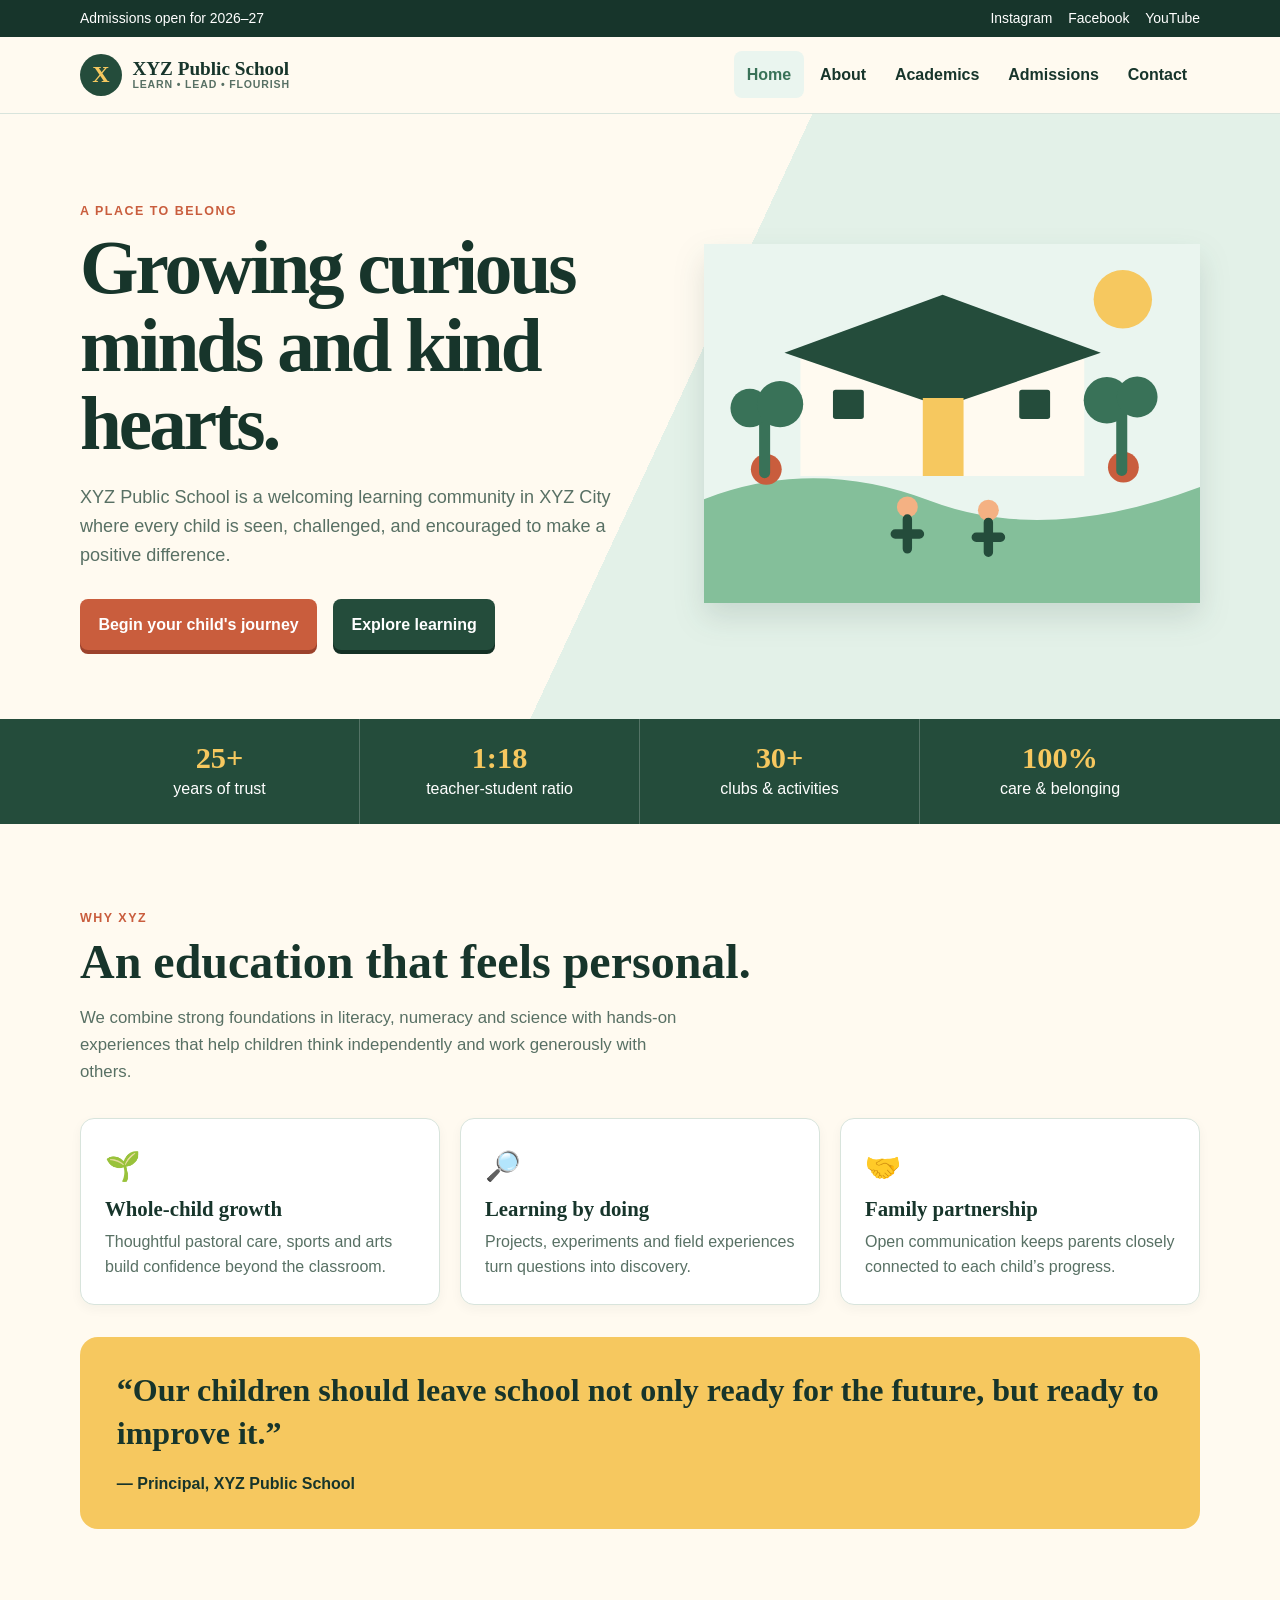
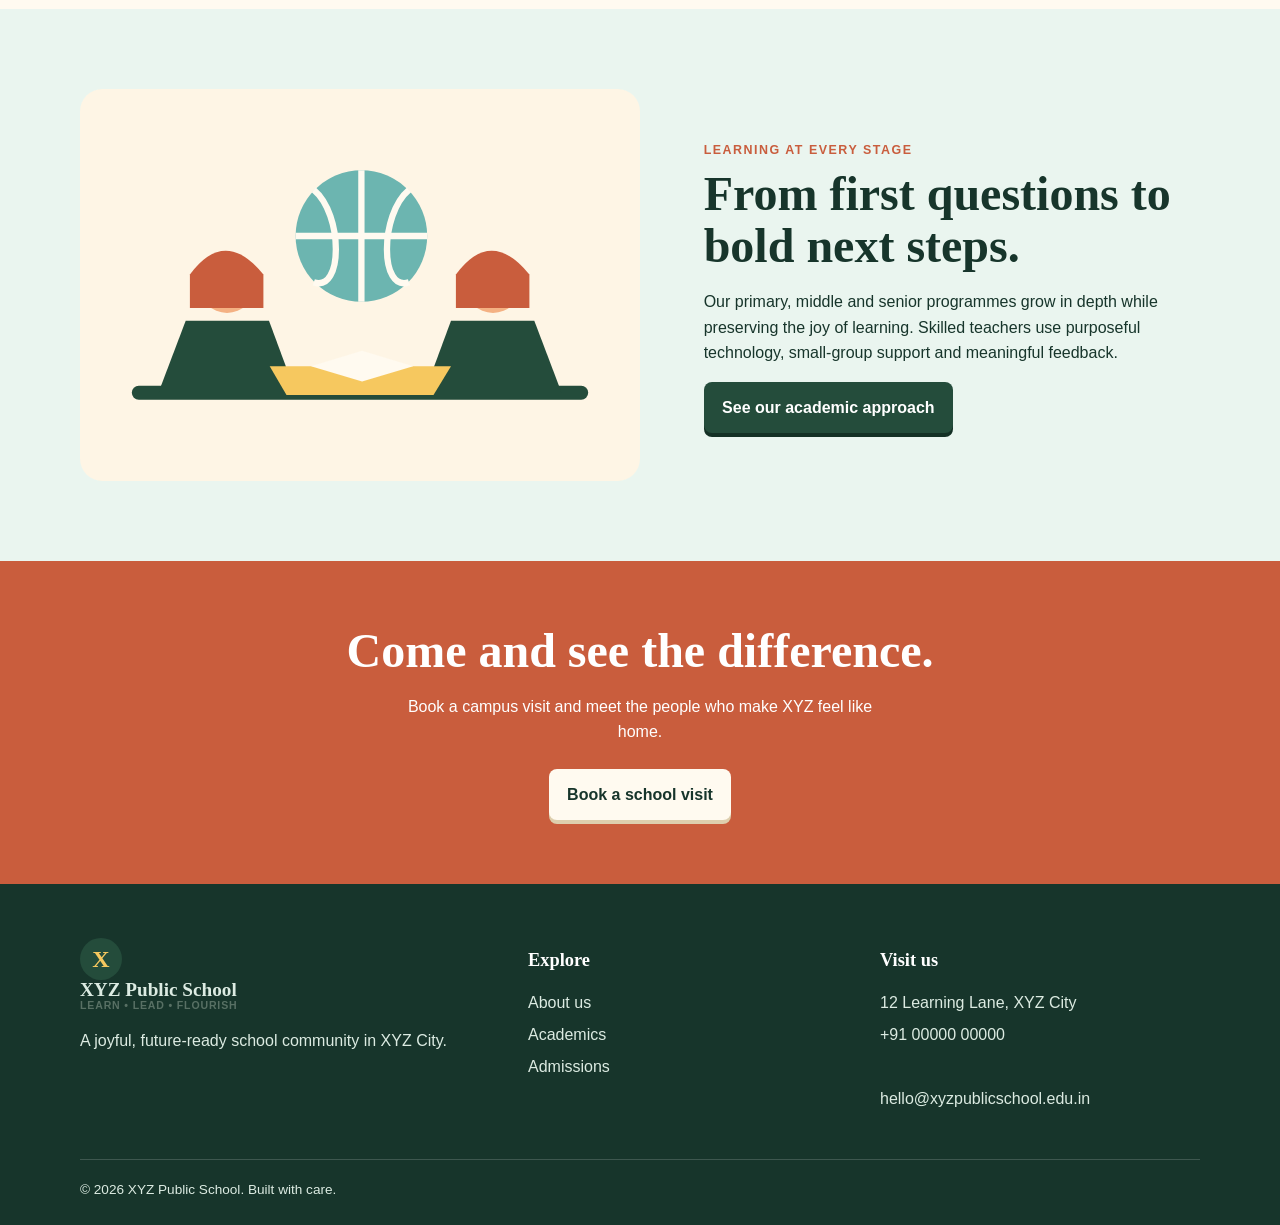
<file: index.html>
<!doctype html>
<html lang="en">
    <head>
        <meta charset="utf-8">
        <meta name="viewport" content="width=device-width,initial-scale=1">
        <title>XYZ Public School | A joyful place to learn</title>
        <meta name="description" content="XYZ Public School offers a nurturing, future-ready education for children in XYZ City. Explore academics, campus life and admissions.">
        <meta name="keywords" content="school in XYZ City, best school in XYZ City, primary school, admissions">
        <link rel="canonical" href="https://www.xyzpublicschooltest.edu.in/">
        <meta property="og:title" content="XYZ Public School | A joyful place to learn">
        <meta property="og:description" content="Nurturing curious, kind and confident learners in XYZ City.">
        <meta property="og:type" content="website">
        <script type="application/ld+json">{"@context":"https://schema.org","@type":"School","name":"XYZ Public School","url":"https://www.xyzpublicschooltest.edu.in/","telephone":"+91 00000 00000","email":"hello@xyzpublicschool.edu.in","address":{"@type":"PostalAddress","streetAddress":"12 Learning Lane","addressLocality":"XYZ City","addressCountry":"IN"},"sameAs":["https://www.instagram.com/your-school","https://www.facebook.com/your-school"]}
        </script>
        <link rel="stylesheet" href="assets/css/style.css">
        <script defer src="assets/js/main.js">
        </script>
    </head>
    <body>
        <a class="skip" href="#main">Skip to content</a>
        <div class="topbar"><div class="container"><span>Admissions open for 2026–27</span><div class="socials"><a href="#" aria-label="Instagram">Instagram</a><a href="#" aria-label="Facebook">Facebook</a><a href="#" aria-label="YouTube">YouTube</a></div></div></div><nav class="nav"><div class="container nav-wrap"><a class="brand" href="index.html"><span class="brand-mark">X</span><span>XYZ Public School<small>LEARN • LEAD • FLOURISH</small></span></a><button class="menu-btn" aria-label="Toggle menu" aria-expanded="false">☰</button><div class="links"><a aria-current="page" href="index.html">Home</a><a href="about.html">About</a><a href="academics.html">Academics</a><a href="admissions.html">Admissions</a><a href="contact.html">Contact</a></div></div></nav>
        <main id="main"><section class="hero"><div class="container hero-grid"><div><span class="eyebrow">A place to belong</span><h1>Growing curious minds and kind hearts.</h1><p>XYZ Public School is a welcoming learning community in XYZ City where every child is seen, challenged, and encouraged to make a positive difference.</p><div class="hero-actions"><a class="btn" href="admissions.html">Begin your child's journey</a><a class="btn alt" href="academics.html">Explore learning</a></div></div><img class="hero-art" src="assets/images/campus.svg" width="900" height="650" alt="Illustration of the XYZ Public School campus"></div></section><section class="stats"><div class="container stat-grid"><div class="stat"><strong>25+</strong>years of trust</div><div class="stat"><strong>1:18</strong>teacher-student ratio</div><div class="stat"><strong>30+</strong>clubs & activities</div><div class="stat"><strong>100%</strong>care & belonging</div></div></section><section class="section"><div class="container"><span class="eyebrow">Why XYZ</span><h2>An education that feels personal.</h2><p class="intro">We combine strong foundations in literacy, numeracy and science with hands-on experiences that help children think independently and work generously with others.</p><div class="cards"><article class="card"><div class="icon">🌱</div><h3>Whole-child growth</h3><p>Thoughtful pastoral care, sports and arts build confidence beyond the classroom.</p></article><article class="card"><div class="icon">🔎</div><h3>Learning by doing</h3><p>Projects, experiments and field experiences turn questions into discovery.</p></article><article class="card"><div class="icon">🤝</div><h3>Family partnership</h3><p>Open communication keeps parents closely connected to each child’s progress.</p></article></div><div class="quote"><blockquote>“Our children should leave school not only ready for the future, but ready to improve it.”</blockquote><cite>— Principal, XYZ Public School</cite></div></div></section><section class="section tint"><div class="container split"><img src="assets/images/learning.svg" width="800" height="560" alt="Students collaborating with books and a globe"><div><span class="eyebrow">Learning at every stage</span><h2>From first questions to bold next steps.</h2><p>Our primary, middle and senior programmes grow in depth while preserving the joy of learning. Skilled teachers use purposeful technology, small-group support and meaningful feedback.</p><a class="btn alt" href="academics.html">See our academic approach</a></div></div></section><section class="cta"><h2>Come and see the difference.</h2><p>Book a campus visit and meet the people who make XYZ feel like home.</p><a class="btn" href="contact.html">Book a school visit</a></section>
        </main><footer class="footer"><div class="container footer-grid"><div><a class="brand" href="index.html"><span class="brand-mark">X</span><span>XYZ Public School<small>LEARN • LEAD • FLOURISH</small></span></a><p>A joyful, future-ready school community in XYZ City.</p></div><div><h3>Explore</h3><a href="about.html">About us</a><a href="academics.html">Academics</a><a href="admissions.html">Admissions</a></div><div><h3>Visit us</h3><p>12 Learning Lane, XYZ City<br><a href="tel:+910000000000">+91 00000 00000</a><br><a href="mailto:hello@xyzpublicschool.edu.in">hello@xyzpublicschool.edu.in</a></p></div></div><div class="container copyright">© 2026 XYZ Public School. Built with care.</div></footer>
    </body>
</html>
</file>
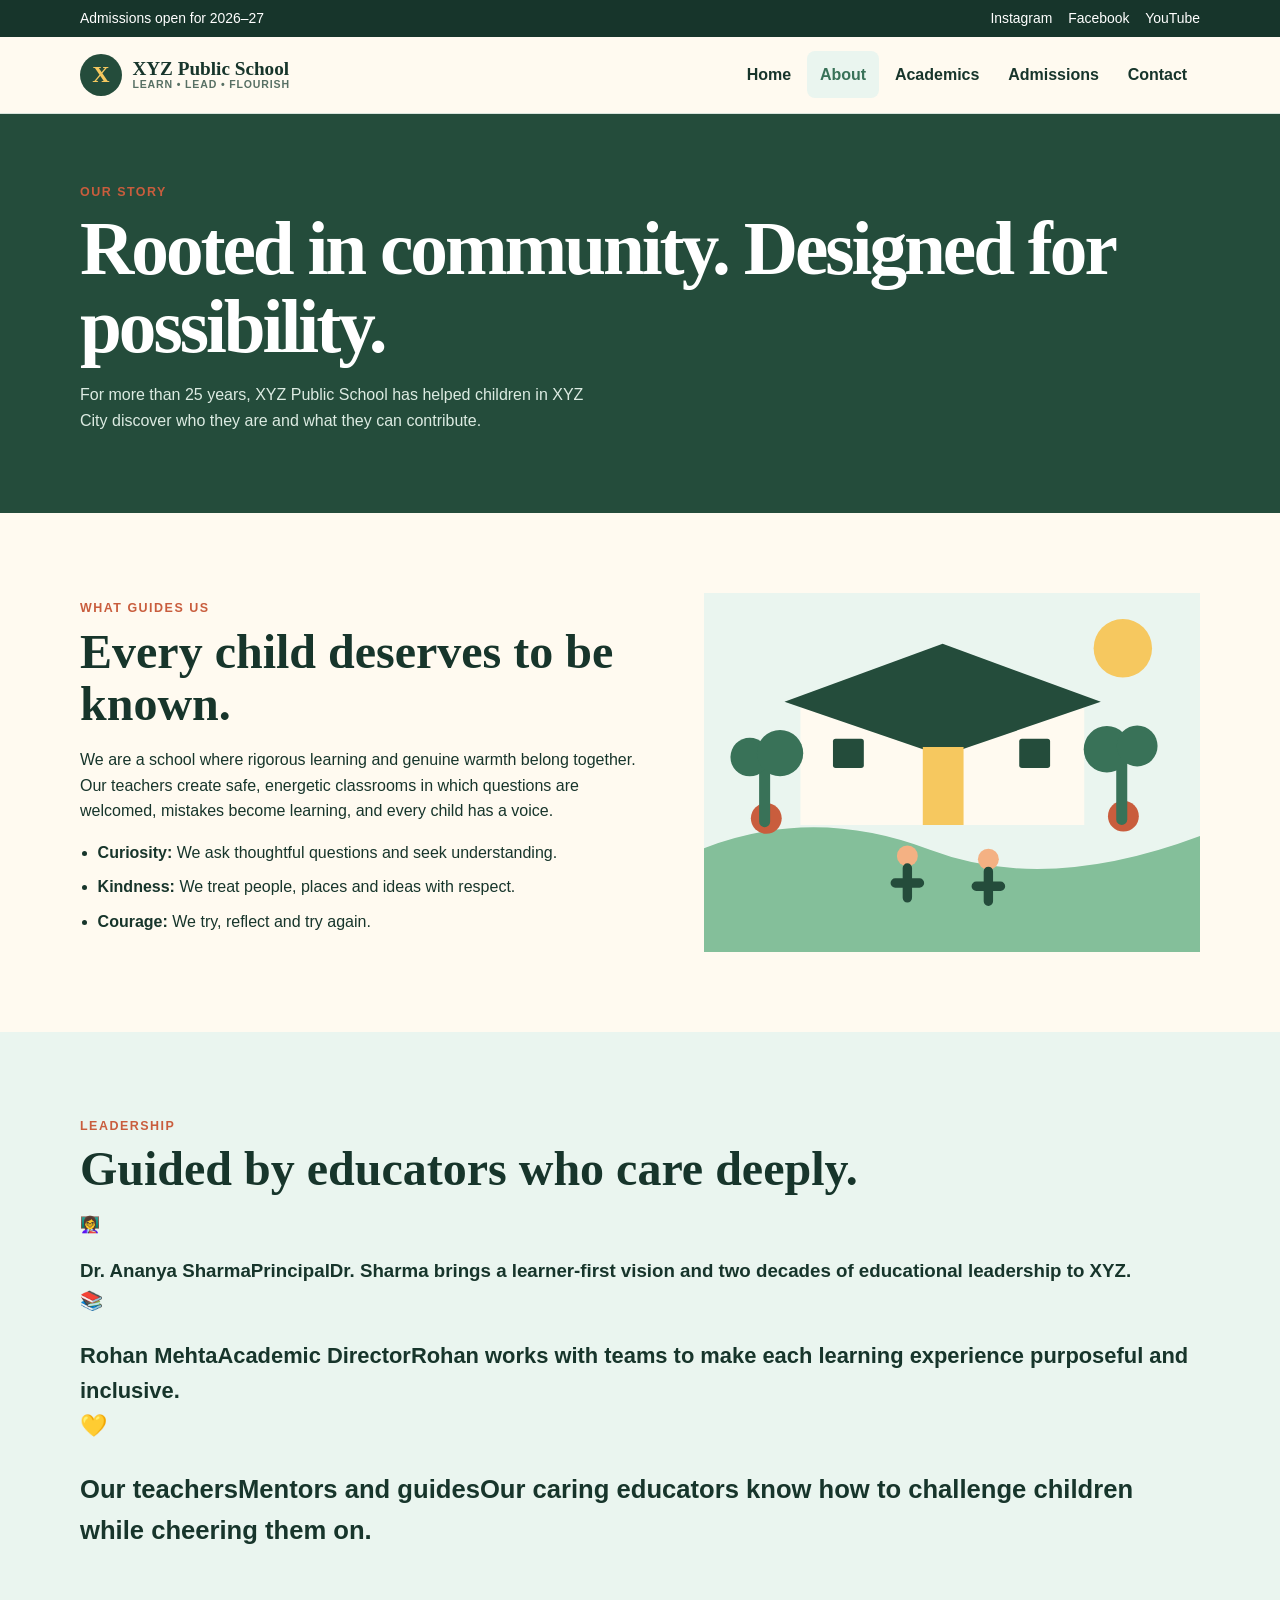
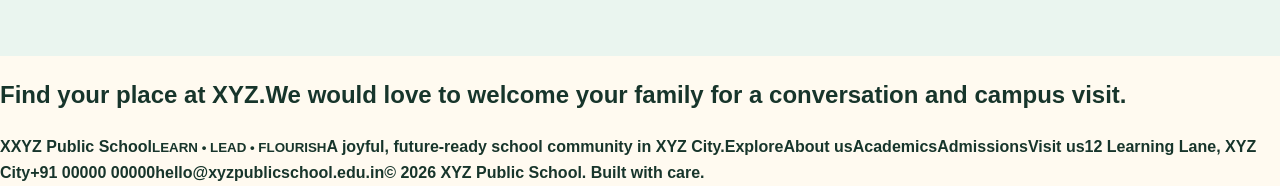
<file: about.html>
<!doctype html><html lang="en"><head><meta charset="utf-8"><meta name="viewport" content="width=device-width,initial-scale=1"><title>About XYZ Public School | Our story and values</title><meta name="description" content="Meet the people, values and learning philosophy behind XYZ Public School in XYZ City."><link rel="canonical" href="https://www.xyzpublicschooltest.edu.in/about.html"><link rel="stylesheet" href="assets/css/style.css"><script defer src="assets/js/main.js"></script></head><body><a class="skip" href="#main">Skip to content</a><div class="topbar"><div class="container"><span>Admissions open for 2026–27</span><div class="socials"><a href="#">Instagram</a><a href="#">Facebook</a><a href="#">YouTube</a></div></div></div><nav class="nav"><div class="container nav-wrap"><a class="brand" href="index.html"><span class="brand-mark">X</span><span>XYZ Public School<small>LEARN • LEAD • FLOURISH</small></span></a><button class="menu-btn" aria-label="Toggle menu" aria-expanded="false">☰</button><div class="links"><a href="index.html">Home</a><a aria-current="page" href="about.html">About</a><a href="academics.html">Academics</a><a href="admissions.html">Admissions</a><a href="contact.html">Contact</a></div></div></nav><main id="main"><header class="page-hero"><div class="container"><span class="eyebrow">Our story</span><h1>Rooted in community. Designed for possibility.</h1><p>For more than 25 years, XYZ Public School has helped children in XYZ City discover who they are and what they can contribute.</p></div></header><section class="section"><div class="container split"><div><span class="eyebrow">What guides us</span><h2>Every child deserves to be known.</h2><p>We are a school where rigorous learning and genuine warmth belong together. Our teachers create safe, energetic classrooms in which questions are welcomed, mistakes become learning, and every child has a voice.</p><ul class="list"><li><strong>Curiosity:</strong> We ask thoughtful questions and seek understanding.</li><li><strong>Kindness:</strong> We treat people, places and ideas with respect.</li><li><strong>Courage:</strong> We try, reflect and try again.</li></ul></div><img src="assets/images/campus.svg" width="900" height="650" alt="Illustration of XYZ Public School campus"></div></section><section class="section tint"><div class="container"><span class="eyebrow">Leadership</span><h2>Guided by educators who care deeply.</h2><div class("cards")?><article class("card")?><div class("icon")?>👩‍🏫</div?><h3>Dr. Ananya Sharma</h3?><p?><strong>Principal</strong?><br?>Dr. Sharma brings a learner-first vision and two decades of educational leadership to XYZ.</p?></article?><article class("card")?><div class("icon")?>📚</div?><h3>Rohan Mehta</h3?><p?><strong>Academic Director</strong?<br?>Rohan works with teams to make each learning experience purposeful and inclusive.</p?></article?><article class("card")?><div class("icon")?>💛</div?><h3>Our teachers</h3?><p?><strong>Mentors and guides</strong?<br?>Our caring educators know how to challenge children while cheering them on.</p?></article?></div></div></section><section class("cta")?><h2>Find your place at XYZ.</h2?><p?>We would love to welcome your family for a conversation and campus visit.</p?></section></main><footer class("footer")?><div class("container footer-grid")?><div?><a class("brand")? href("index.html")?><span class("brand-mark")?>X</span?<span>XYZ Public School<small>LEARN • LEAD • FLOURISH</small></span?></a?<p?>A joyful, future-ready school community in XYZ City.</p?></div?<div?<h3>Explore</h3?<a href("about.html")?>About us</a?<a href("academics.html")?>Academics</a?<a href("admissions.html")?>Admissions</a?></div?<div?<h3>Visit us</h3?<p?>12 Learning Lane, XYZ City<br?><a href("tel:+910000000000")?>+91 00000 00000</a?<br?><a href("mailto:hello@xyzpublicschool.edu.in")?>hello@xyzpublicschool.edu.in</a?></p?></div?></div?< div className={"container copyright"} ?>© 2026 XYZ Public School. Built with care.</ div ?></footer></body></html>
</file>
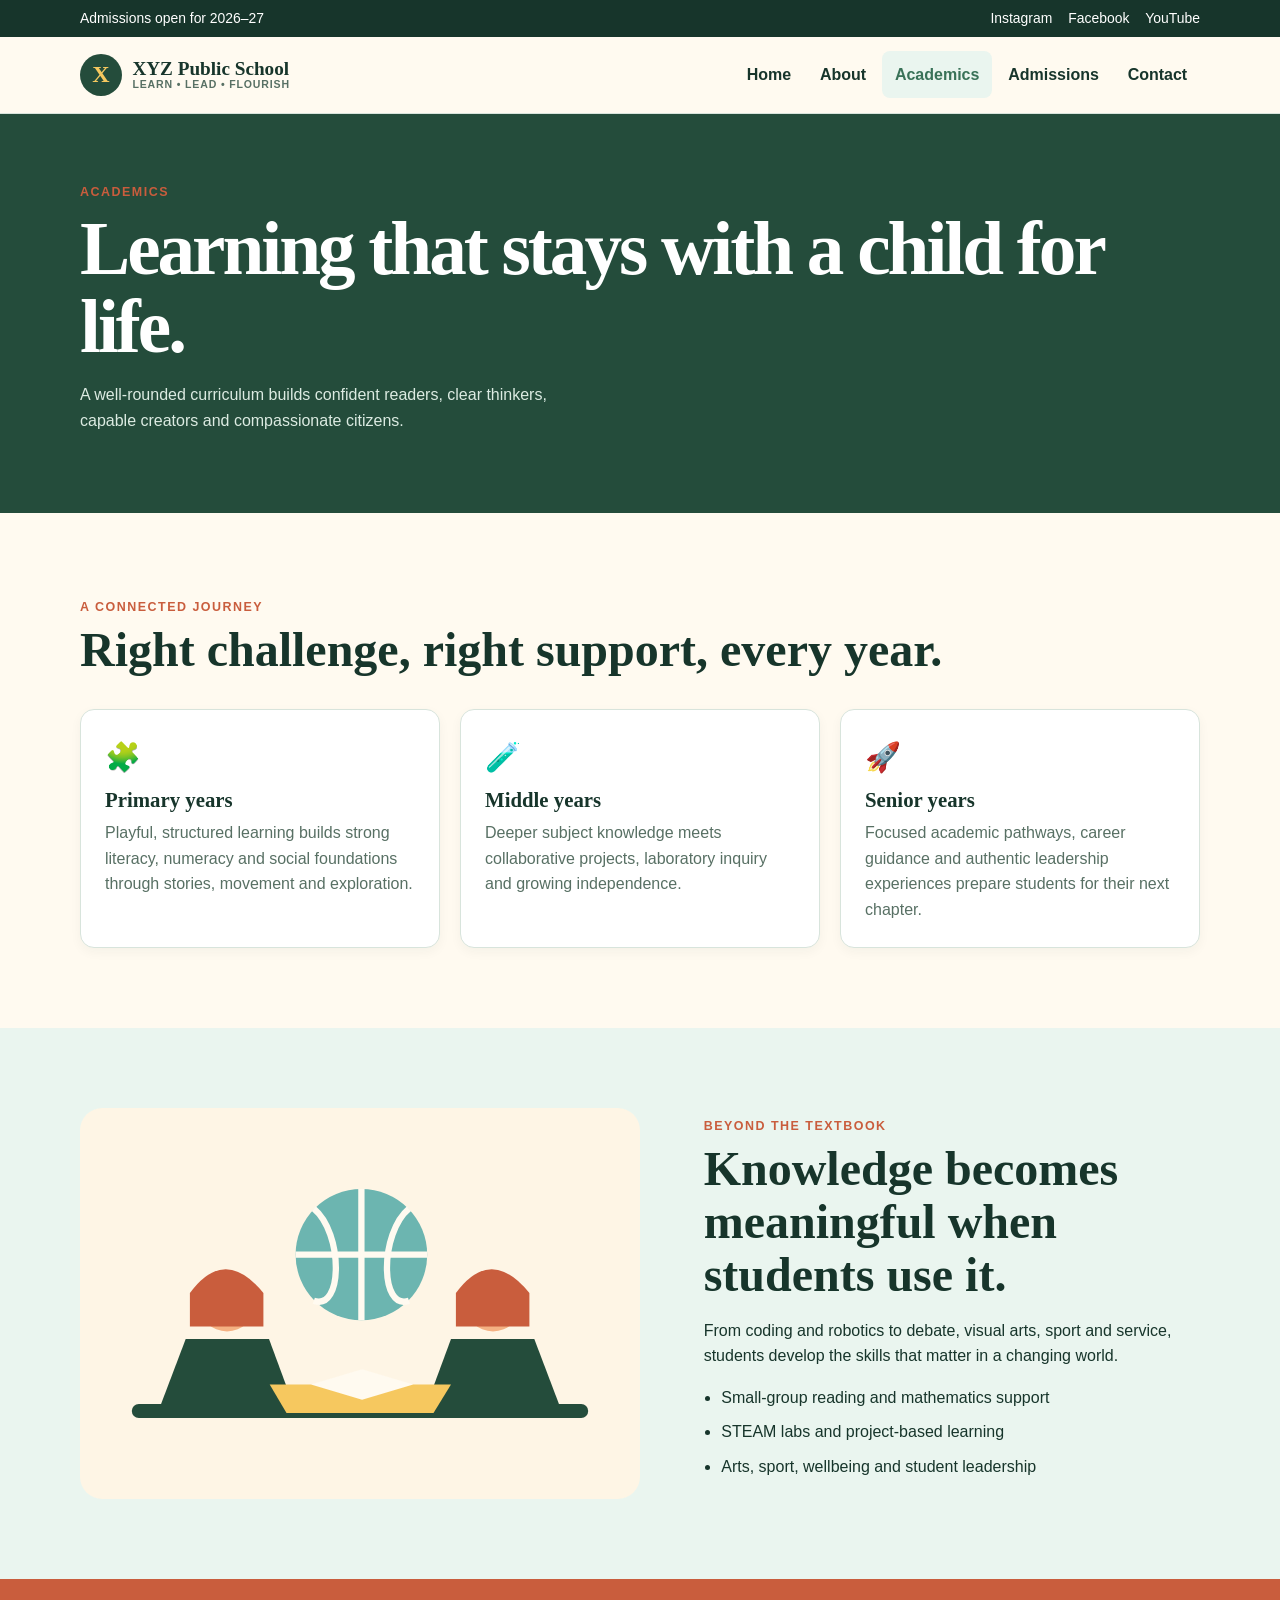
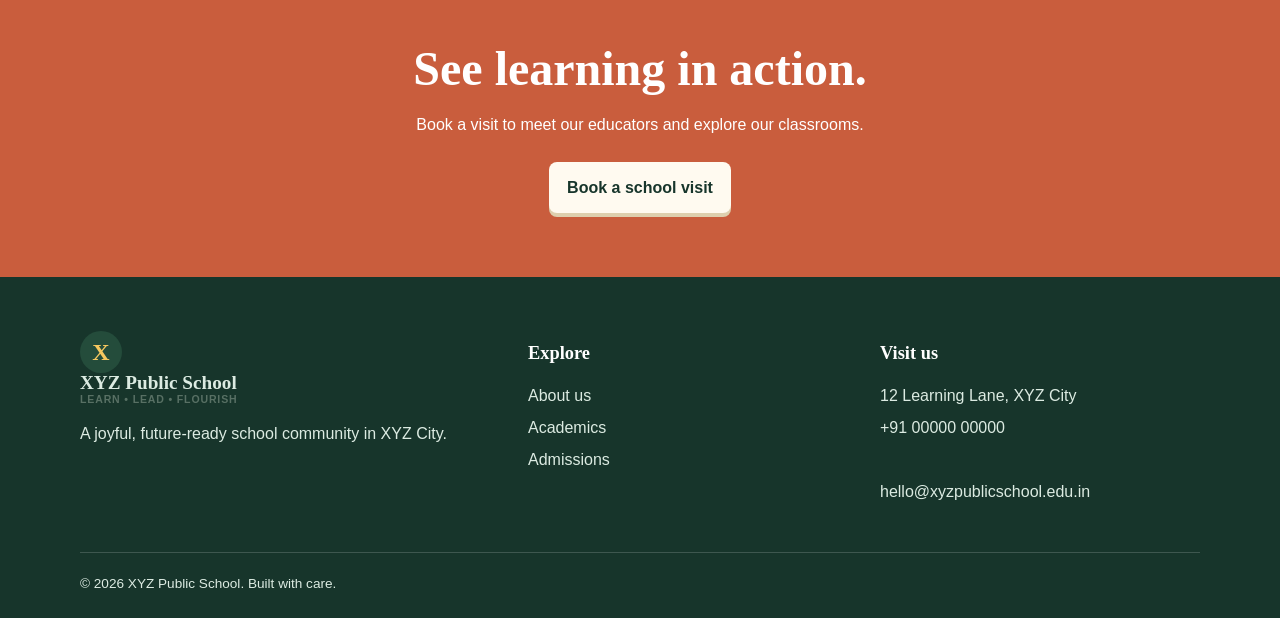
<file: academics.html>
<!doctype html><html lang="en"><head><meta charset="utf-8"><meta name="viewport" content="width=device-width,initial-scale=1"><title>Academics at XYZ Public School | Learning that lasts</title><meta name="description" content="Explore the primary, middle and senior school academic programmes at XYZ Public School, XYZ City."><link rel="canonical" href="https://www.xyzpublicschooltest.edu.in/academics.html"><link rel="stylesheet" href="assets/css/style.css"><script defer src="assets/js/main.js"></script></head><body><a class="skip" href="#main">Skip to content</a><div class="topbar"><div class="container"><span>Admissions open for 2026–27</span><div class="socials"><a href="#">Instagram</a><a href="#">Facebook</a><a href="#">YouTube</a></div></div></div><nav class="nav"><div class="container nav-wrap"><a class="brand" href="index.html"><span class="brand-mark">X</span><span>XYZ Public School<small>LEARN • LEAD • FLOURISH</small></span></a><button class="menu-btn" aria-label="Toggle menu" aria-expanded="false">☰</button><div class="links"><a href="index.html">Home</a><a href="about.html">About</a><a aria-current="page" href="academics.html">Academics</a><a href="admissions.html">Admissions</a><a href="contact.html">Contact</a></div></div></nav><main id="main"><header class="page-hero"><div class="container"><span class="eyebrow">Academics</span><h1>Learning that stays with a child for life.</h1><p>A well-rounded curriculum builds confident readers, clear thinkers, capable creators and compassionate citizens.</p></div></header><section class="section"><div class="container"><span class="eyebrow">A connected journey</span><h2>Right challenge, right support, every year.</h2><div class="cards"><article class="card"><div class="icon">🧩</div><h3>Primary years</h3><p>Playful, structured learning builds strong literacy, numeracy and social foundations through stories, movement and exploration.</p></article><article class="card"><div class="icon">🧪</div><h3>Middle years</h3><p>Deeper subject knowledge meets collaborative projects, laboratory inquiry and growing independence.</p></article><article class="card"><div class="icon">🚀</div><h3>Senior years</h3><p>Focused academic pathways, career guidance and authentic leadership experiences prepare students for their next chapter.</p></article></div></div></section><section class="section tint"><div class="container split"><img src="assets/images/learning.svg" width="800" height="560" alt="Students learning collaboratively"><div><span class="eyebrow">Beyond the textbook</span><h2>Knowledge becomes meaningful when students use it.</h2><p>From coding and robotics to debate, visual arts, sport and service, students develop the skills that matter in a changing world.</p><ul class="list"><li>Small-group reading and mathematics support</li><li>STEAM labs and project-based learning</li><li>Arts, sport, wellbeing and student leadership</li></ul></div></div></section><section class="cta"><h2>See learning in action.</h2><p>Book a visit to meet our educators and explore our classrooms.</p><a class="btn" href="contact.html">Book a school visit</a></section></main><footer class="footer"><div class="container footer-grid"><div><a class="brand" href="index.html"><span class="brand-mark">X</span><span>XYZ Public School<small>LEARN • LEAD • FLOURISH</small></span></a><p>A joyful, future-ready school community in XYZ City.</p></div><div><h3>Explore</h3><a href="about.html">About us</a><a href="academics.html">Academics</a><a href="admissions.html">Admissions</a></div><div><h3>Visit us</h3><p>12 Learning Lane, XYZ City<br><a href="tel:+910000000000">+91 00000 00000</a><br><a href="mailto:hello@xyzpublicschool.edu.in">hello@xyzpublicschool.edu.in</a></p></div></div><div class="container copyright">© 2026 XYZ Public School. Built with care.</div></footer></body></html>
</file>
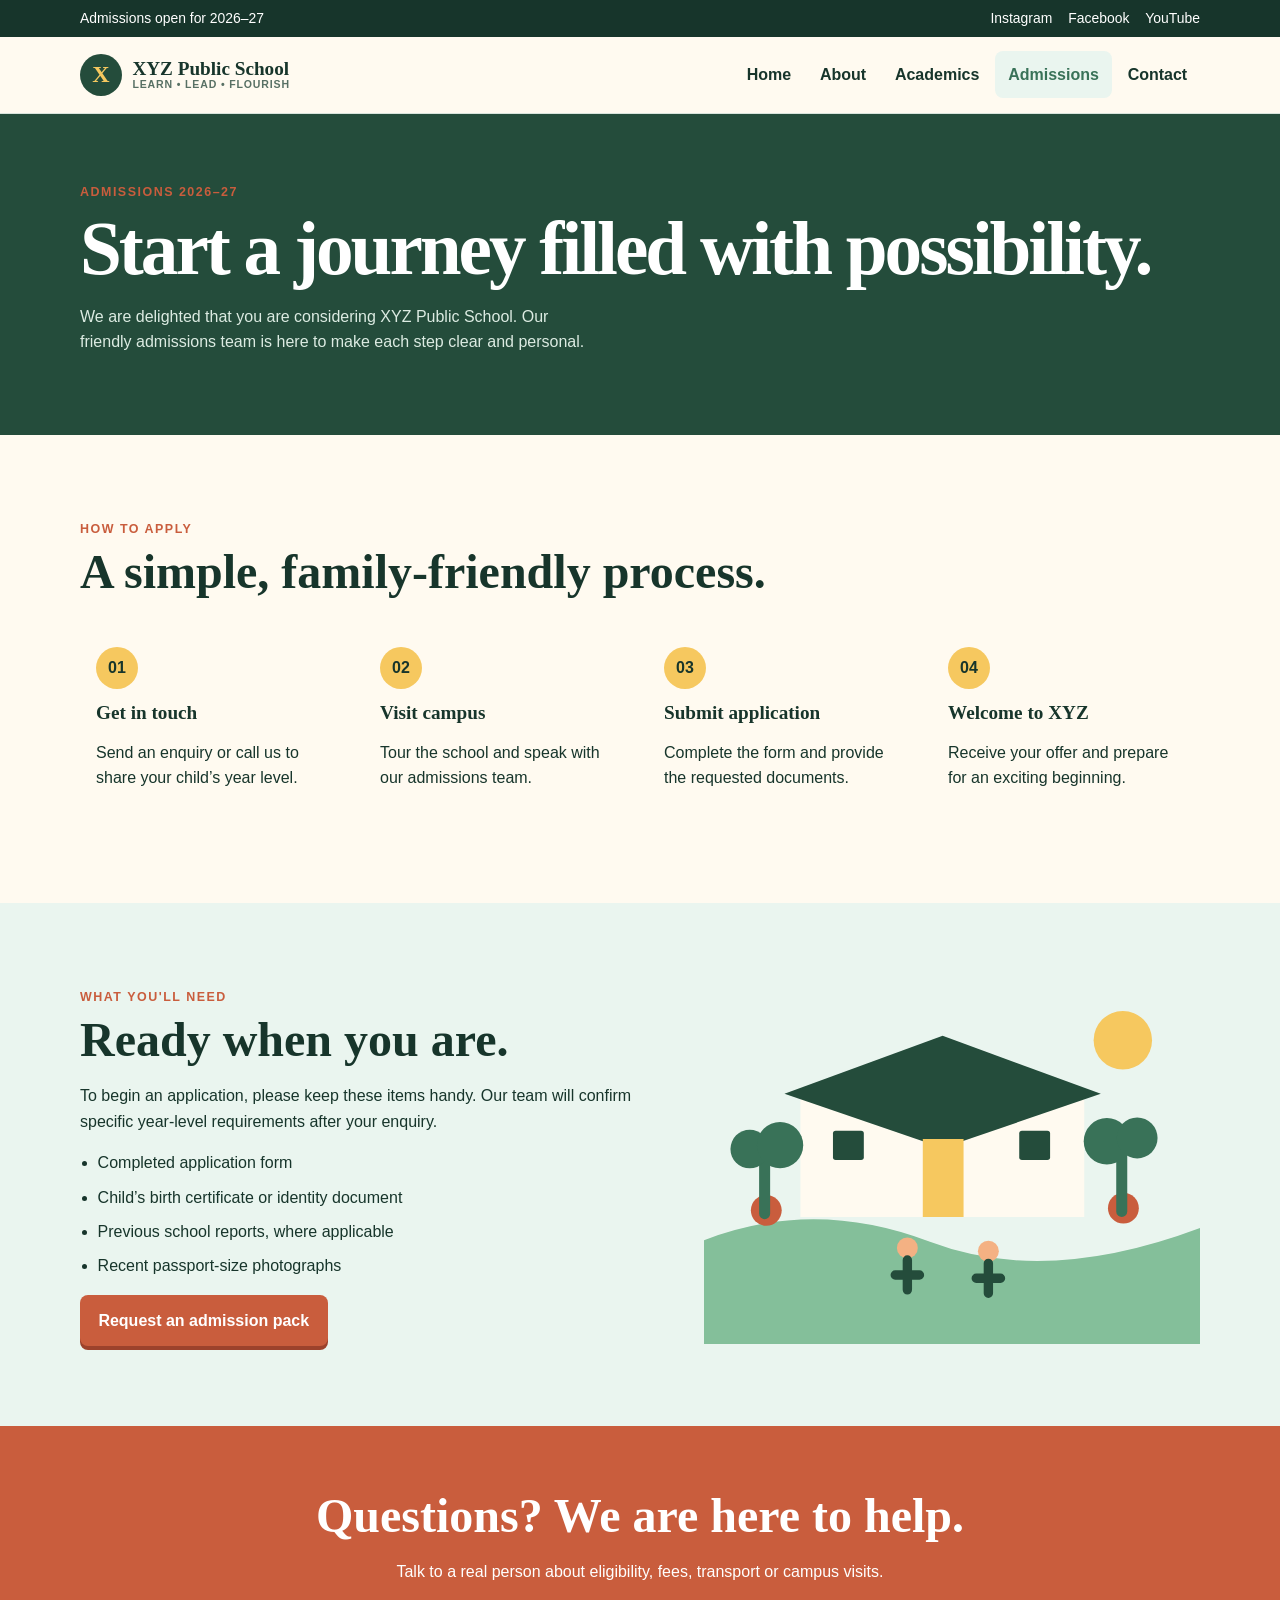
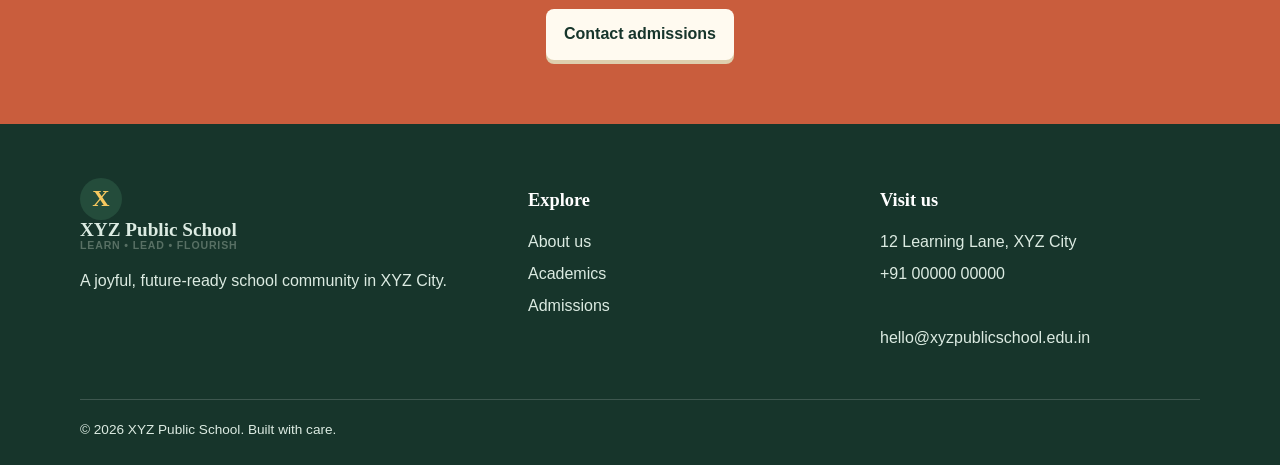
<file: admissions.html>
<!doctype html><html lang="en"><head><meta charset="utf-8"><meta name="viewport" content="width=device-width,initial-scale=1"><title>School Admissions in XYZ City | XYZ Public School</title><meta name="description" content="Apply to XYZ Public School in XYZ City. View the simple admissions process, eligibility and arrange a campus visit."><meta name="keywords" content="school admissions XYZ City, apply school XYZ City, XYZ Public School admissions"><link rel="canonical" href="https://www.xyzpublicschooltest.edu.in/admissions.html"><link rel="stylesheet" href="assets/css/style.css"><script defer src="assets/js/main.js"></script></head><body><a class="skip" href="#main">Skip to content</a><div class="topbar"><div class="container"><span>Admissions open for 2026–27</span><div class="socials"><a href="#">Instagram</a><a href="#">Facebook</a><a href="#">YouTube</a></div></div></div><nav class="nav"><div class="container nav-wrap"><a class="brand" href="index.html"><span class="brand-mark">X</span><span>XYZ Public School<small>LEARN • LEAD • FLOURISH</small></span></a><button class="menu-btn" aria-label="Toggle menu" aria-expanded="false">☰</button><div class="links"><a href="index.html">Home</a><a href="about.html">About</a><a href="academics.html">Academics</a><a aria-current="page" href="admissions.html">Admissions</a><a href="contact.html">Contact</a></div></div></nav><main id="main"><header class="page-hero"><div class="container"><span class="eyebrow">Admissions 2026–27</span><h1>Start a journey filled with possibility.</h1><p>We are delighted that you are considering XYZ Public School. Our friendly admissions team is here to make each step clear and personal.</p></div></header><section class="section"><div class="container"><span class="eyebrow">How to apply</span><h2>A simple, family-friendly process.</h2><div class="process"><div><h3>Get in touch</h3><p>Send an enquiry or call us to share your child’s year level.</p></div><div><h3>Visit campus</h3><p>Tour the school and speak with our admissions team.</p></div><div><h3>Submit application</h3><p>Complete the form and provide the requested documents.</p></div><div><h3>Welcome to XYZ</h3><p>Receive your offer and prepare for an exciting beginning.</p></div></div></div></section><section class="section tint"><div class="container split"><div><span class="eyebrow">What you'll need</span><h2>Ready when you are.</h2><p>To begin an application, please keep these items handy. Our team will confirm specific year-level requirements after your enquiry.</p><ul class="list"><li>Completed application form</li><li>Child’s birth certificate or identity document</li><li>Previous school reports, where applicable</li><li>Recent passport-size photographs</li></ul><a class="btn" href="contact.html">Request an admission pack</a></div><img src="assets/images/campus.svg" width="900" height="650" alt="Illustration of school campus"></div></section><section class="cta"><h2>Questions? We are here to help.</h2><p>Talk to a real person about eligibility, fees, transport or campus visits.</p><a class="btn" href="contact.html">Contact admissions</a></section></main><footer class="footer"><div class="container footer-grid"><div><a class="brand" href="index.html"><span class="brand-mark">X</span><span>XYZ Public School<small>LEARN • LEAD • FLOURISH</small></span></a><p>A joyful, future-ready school community in XYZ City.</p></div><div><h3>Explore</h3><a href="about.html">About us</a><a href="academics.html">Academics</a><a href="admissions.html">Admissions</a></div><div><h3>Visit us</h3><p>12 Learning Lane, XYZ City<br><a href="tel:+910000000000">+91 00000 00000</a><br><a href="mailto:hello@xyzpublicschool.edu.in">hello@xyzpublicschool.edu.in</a></p></div></div><div class="container copyright">© 2026 XYZ Public School. Built with care.</div></footer></body></html>
</file>
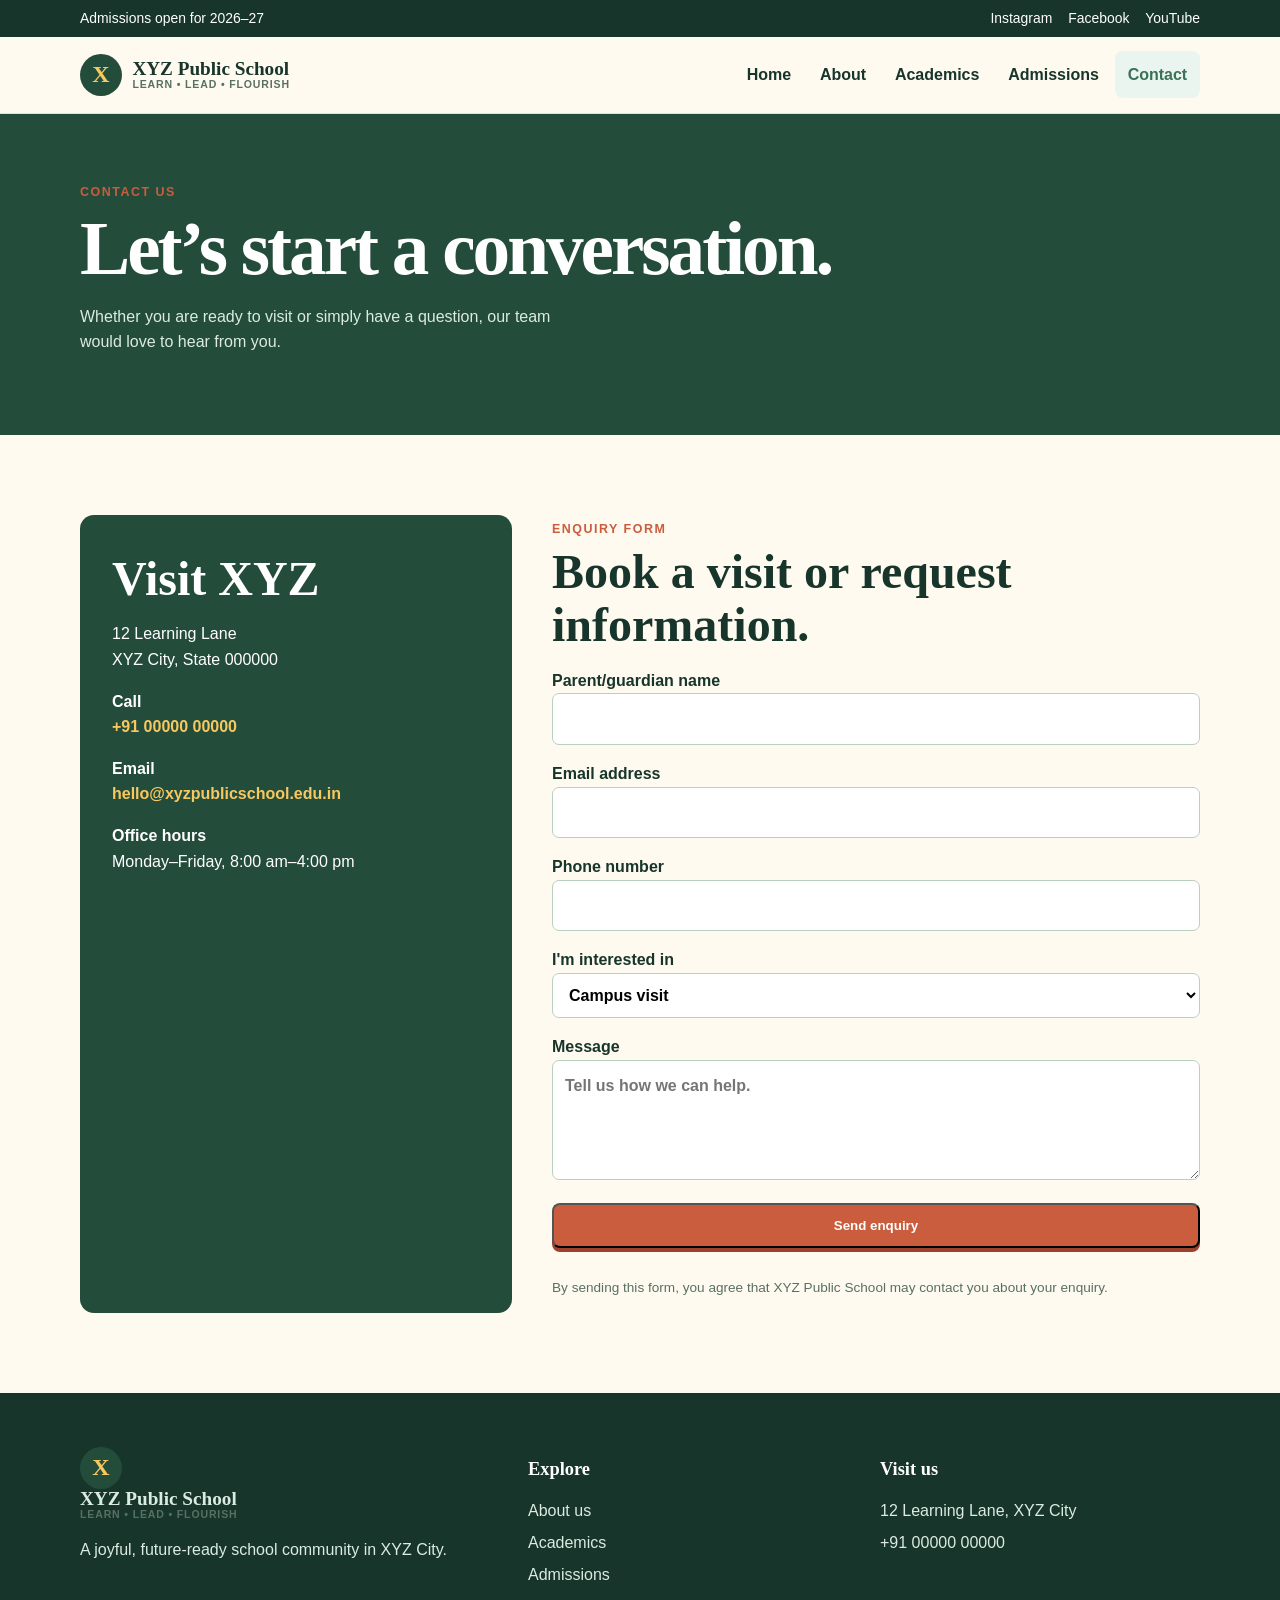
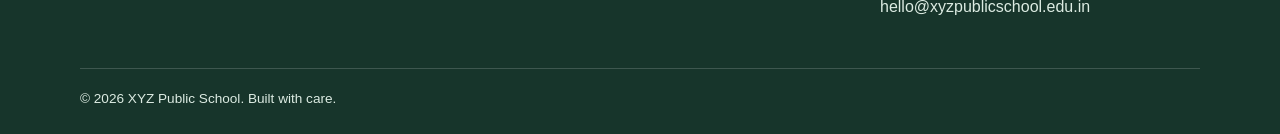
<file: contact.html>
<!doctype html><html lang="en"><head><meta charset="utf-8"><meta name="viewport" content="width=device-width,initial-scale=1"><title>Contact XYZ Public School | Book a campus visit</title><meta name="description" content="Contact XYZ Public School in XYZ City to book a campus visit or ask about admissions."><link rel="canonical" href="https://www.xyzpublicschooltest.edu.in/contact.html"><link rel="stylesheet" href="assets/css/style.css"><script defer src="assets/js/main.js"></script></head><body><a class="skip" href="#main">Skip to content</a><div class="topbar"><div class="container"><span>Admissions open for 2026–27</span><div class="socials"><a href="#">Instagram</a><a href="#">Facebook</a><a href="#">YouTube</a></div></div></div><nav class="nav"><div class="container nav-wrap"><a class="brand" href="index.html"><span class="brand-mark">X</span><span>XYZ Public School<small>LEARN • LEAD • FLOURISH</small></span></a><button class="menu-btn" aria-label="Toggle menu" aria-expanded="false">☰</button><div class="links"><a href="index.html">Home</a><a href="about.html">About</a><a href="academics.html">Academics</a><a href="admissions.html">Admissions</a><a aria-current="page" href="contact.html">Contact</a></div></div></nav><main id="main"><header class="page-hero"><div class="container"><span class="eyebrow">Contact us</span><h1>Let’s start a conversation.</h1><p>Whether you are ready to visit or simply have a question, our team would love to hear from you.</p></div></header><section class="section"><div class="container contact-grid"><aside class="contact-card"><h2>Visit XYZ</h2><p>12 Learning Lane<br>XYZ City, State 000000</p><p><strong>Call</strong><br><a href="tel:+910000000000">+91 00000 00000</a></p><p><strong>Email</strong><br><a href="mailto:hello@xyzpublicschool.edu.in">hello@xyzpublicschool.edu.in</a></p><p><strong>Office hours</strong><br>Monday–Friday, 8:00 am–4:00 pm</p></aside><div><span class="eyebrow">Enquiry form</span><h2>Book a visit or request information.</h2><form class="form" name="Enquiry" method="POST" data-netlify="true" netlify-honeypot="bot-field"><input type="hidden" name="form-name" value="Enquiry"><p hidden><label>Do not fill this out: <input name="bot-field"></label></p><label>Parent/guardian name<input required name="name" autocomplete="name"></label><label>Email address<input required type="email" name="email" autocomplete="email"></label><label>Phone number<input required type="tel" name="phone" autocomplete="tel"></label><label>I'm interested in<select name="interest"><option>Campus visit</option><option>Admissions information</option><option>Fee information</option><option>General question</option></select></label><label>Message<textarea name="message" placeholder="Tell us how we can help."></textarea></label><button class="btn" type="submit">Send enquiry</button><p class="note">By sending this form, you agree that XYZ Public School may contact you about your enquiry.</p></form></div></div></section></main><footer class="footer"><div class="container footer-grid"><div><a class="brand" href="index.html"><span class="brand-mark">X</span><span>XYZ Public School<small>LEARN • LEAD • FLOURISH</small></span></a><p>A joyful, future-ready school community in XYZ City.</p></div><div><h3>Explore</h3><a href="about.html">About us</a><a href="academics.html">Academics</a><a href="admissions.html">Admissions</a></div><div><h3>Visit us</h3><p>12 Learning Lane, XYZ City<br><a href="tel:+910000000000">+91 00000 00000</a><br><a href="mailto:hello@xyzpublicschool.edu.in">hello@xyzpublicschool.edu.in</a></p></div></div><div class="container copyright">© 2026 XYZ Public School. Built with care.</div></footer></body></html>
</file>
<file: assets/css/style.css>
:root{--ink:#17352b;--green:#244c3b;--leaf:#397258;--cream:#fffaf0;--gold:#f6c85f;--coral:#c95d3d;--muted:#587064;--line:#d8e4dc;--shadow:0 18px 45px #17352b1a}*{box-sizing:border-box}html{scroll-behavior:smooth}body{margin:0;font-family:Inter,Segoe UI,Arial,sans-serif;color:var(--ink);background:var(--cream);line-height:1.6}a{color:inherit;text-decoration:none}img{display:block;max-width:100%;height:auto}.skip{position:absolute;left:-999px}.skip:focus{left:1rem;top:1rem;z-index:99;background:#fff;padding:.6rem 1rem}.container{width:min(1120px,calc(100% - 2.5rem));margin:auto}.topbar{background:var(--ink);color:#fff;font-size:.87rem}.topbar .container{display:flex;justify-content:space-between;gap:1rem;padding:.45rem 0}.socials{display:flex;gap:1rem}.nav{background:var(--cream);position:sticky;top:0;z-index:10;border-bottom:1px solid var(--line)}.nav-wrap{display:flex;align-items:center;justify-content:space-between;min-height:76px}.brand{display:flex;align-items:center;gap:.65rem;font-family:Georgia,serif;font-weight:800;font-size:1.2rem;line-height:1.05}.brand-mark{display:grid;place-items:center;width:42px;height:42px;border-radius:50%;background:var(--green);color:var(--gold);font-family:Georgia;font-size:1.5rem}.brand small{display:block;color:var(--muted);font:600 .66rem/1.1 Inter,Arial;letter-spacing:.08em}.links{display:flex;gap:.2rem;align-items:center}.links a{font-weight:700;padding:.65rem .8rem;border-radius:8px}.links a:hover,.links a[aria-current=page]{color:var(--leaf);background:#eaf5ef}.menu-btn{display:none;background:none;border:0;font-size:1.7rem;color:var(--green)}.btn{display:inline-block;padding:.8rem 1.15rem;border-radius:8px;background:var(--coral);color:white;font-weight:800;box-shadow:0 4px 0 #9c422c;transition:.2s}.btn:hover{transform:translateY(-2px)}.btn.alt{background:var(--green);box-shadow:0 4px 0 #143025}.hero{padding:5.2rem 0 4.3rem;background:linear-gradient(115deg,#fffaf0 52%,#e3f1e8 52%)}.hero-grid,.split{display:grid;grid-template-columns:1.06fr .94fr;align-items:center;gap:4rem}.eyebrow{color:var(--coral);text-transform:uppercase;font-weight:900;letter-spacing:.12em;font-size:.78rem}.hero h1,.page-hero h1{font:800 clamp(2.5rem,6vw,4.7rem)/1.04 Georgia,serif;letter-spacing:-.04em;margin:.4rem 0 1.25rem}.hero p{font-size:1.13rem;max-width:56ch;color:var(--muted)}.hero-actions{display:flex;gap:1rem;flex-wrap:wrap;margin-top:1.8rem}.hero-art{filter:drop-shadow(0 14px 15px #17352b21)}.stats{background:var(--green);color:#fff}.stat-grid{display:grid;grid-template-columns:repeat(4,1fr);text-align:center}.stat{padding:1.4rem;border-right:1px solid #ffffff38}.stat:last-child{border:0}.stat strong{display:block;color:var(--gold);font:800 1.9rem Georgia,serif}.section{padding:5rem 0}.section.tint{background:#eaf5ef}.section h2{font:800 clamp(2rem,4vw,3rem)/1.1 Georgia,serif;margin:.35rem 0 1rem}.intro{max-width:65ch;color:var(--muted);font-size:1.05rem}.cards{display:grid;grid-template-columns:repeat(3,1fr);gap:1.25rem;margin-top:2rem}.card{background:white;border:1px solid var(--line);border-radius:14px;padding:1.5rem;box-shadow:0 4px 12px #17352b0b}.card .icon{font-size:1.8rem}.card h3{font:800 1.3rem Georgia,serif;margin:.5rem 0}.card p{color:var(--muted);margin:0}.quote{background:var(--gold);border-radius:18px;padding:2rem 2.3rem;margin-top:2rem}.quote blockquote{font:800 clamp(1.3rem,3vw,2rem)/1.35 Georgia,serif;margin:0}.quote cite{display:block;margin-top:1rem;font-style:normal;font-weight:700}.page-hero{padding:4rem 0;background:var(--green);color:white}.page-hero p{max-width:58ch;color:#dcebe2}.page-hero h1{margin-bottom:.5rem}.list{padding-left:1.1rem}.list li{margin:.55rem 0}.process{counter-reset:step;display:grid;grid-template-columns:repeat(4,1fr);gap:1rem;margin-top:2rem}.process div{padding:1rem}.process div:before{counter-increment:step;content:"0" counter(step);display:grid;place-items:center;width:42px;height:42px;border-radius:50%;background:var(--gold);font-weight:900;margin-bottom:.8rem}.process h3{margin:0;font:800 1.2rem Georgia,serif}.cta{background:var(--coral);color:#fff;text-align:center;padding:4rem 1rem}.cta h2{font:800 clamp(2rem,4vw,3rem)/1.1 Georgia,serif;margin:0}.cta p{margin:1rem auto 1.5rem;max-width:55ch}.cta .btn{background:var(--cream);color:var(--ink);box-shadow:0 4px 0 #decfae}.contact-grid{display:grid;grid-template-columns:.8fr 1.2fr;gap:2.5rem}.contact-card{background:var(--green);color:#fff;border-radius:14px;padding:2rem}.contact-card a{color:var(--gold);font-weight:700}.form{display:grid;gap:1rem}.form label{font-weight:800}.form input,.form select,.form textarea{width:100%;font:inherit;padding:.75rem;border:1px solid #b9cfc1;border-radius:7px;background:#fff}.form textarea{min-height:120px}.note{font-size:.85rem;color:var(--muted)}.footer{background:var(--ink);color:#dcebe2;padding:3rem 0 1.5rem}.footer-grid{display:grid;grid-template-columns:1.3fr repeat(2,1fr);gap:2rem}.footer h3{color:white;font:800 1.15rem Georgia,serif}.footer a{display:block;margin:.4rem 0}.copyright{border-top:1px solid #ffffff2b;margin-top:2rem;padding-top:1.2rem;font-size:.85rem}@media(max-width:760px){.topbar .container{justify-content:center}.topbar .socials{display:none}.menu-btn{display:block}.links{display:none;position:absolute;top:76px;left:0;right:0;background:var(--cream);border-bottom:1px solid var(--line);padding:1rem;flex-direction:column;align-items:stretch}.links.open{display:flex}.links a{padding:.8rem}.hero{padding:3.4rem 0;background:#fffaf0}.hero-grid,.split,.contact-grid{grid-template-columns:1fr;gap:2rem}.hero-art{max-width:520px;margin:auto}.stat-grid{grid-template-columns:repeat(2,1fr)}.stat:nth-child(2){border-right:0}.cards,.process{grid-template-columns:1fr}.section{padding:3.5rem 0}.footer-grid{grid-template-columns:1fr}.page-hero{padding:3rem 0}}
</file>
